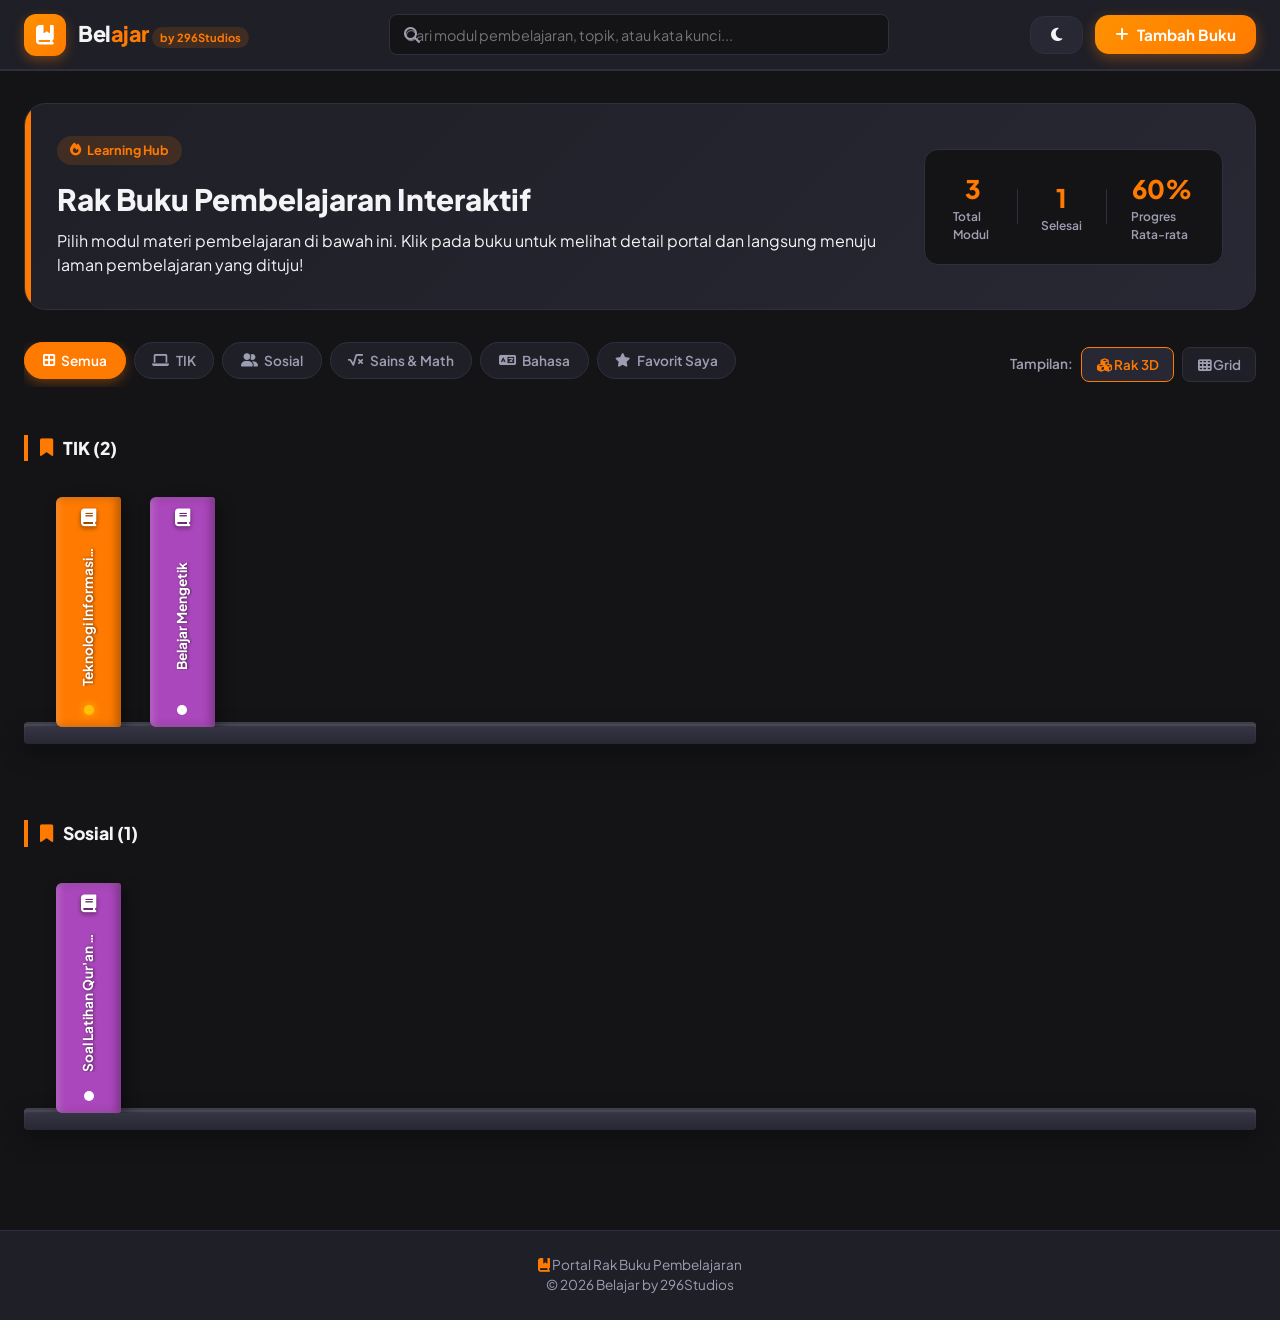
<file: index.html>
<!DOCTYPE html>
<html lang="id">
<head>
    <meta charset="UTF-8">
    <meta name="viewport" content="width=device-width, initial-scale=1.0">
    <title>Portal Pembelajaran</title>
    <!-- Fonts & Icons -->
    <link rel="preconnect" href="https://fonts.googleapis.com">
    <link rel="preconnect" href="https://fonts.gstatic.com" crossorigin>
    <link href="https://fonts.googleapis.com/css2?family=Plus+Jakarta+Sans:wght@400;500;600;700;800&display=swap" rel="stylesheet">
    <link rel="stylesheet" href="https://cdnjs.cloudflare.com/ajax/libs/font-awesome/6.4.0/css/all.min.css">
    <link rel="stylesheet" href="style.css">

    <!-- Meta Tags Utama -->
<meta name="title" content="Belajar - Portal Rak Buku Pembelajaran">
<meta name="description" content="Portal pilihan modul pembelajaran interaktif dengan tampilan rak buku 3D. Akses berbagai materi pembelajaran dengan mudah dan cepat.">
<meta name="keywords" content="portal pembelajaran, rak buku 3d, modul belajar, materi interaktif, edukasi online, belajar daring, rak buku digital, modul pembelajaran, belajar interaktif, portal edukasi">
<meta name="author" content="Belajar by 296Studios">
<meta name="robots" content="index, follow">

<!-- Warna Bar Browser Seluler (Tema Oranye Saweria) -->
<meta name="theme-color" content="#FF7A00">
<meta name="apple-mobile-web-app-status-bar-style" content="black-translucent">

<!-- Open Graph (Facebook, WhatsApp, LinkedIn) -->
<meta property="og:type" content="website">
<meta property="og:url" content="https://belajar.296.web.id/">
<meta property="og:title" content="Belajar - Portal Rak Buku Pembelajaran">
<meta property="og:description" content="Akses berbagai modul pembelajaran interaktif dengan tampilan rak buku 3D yang modern dan responsif.">
<meta property="og:image" content="https://belajar.296.web.id/og-image.webp">

<!-- Twitter Card -->
<meta property="twitter:card" content="summary_large_image">
<meta property="twitter:url" content="https://belajar.296.web.id/">
<meta property="twitter:title" content="Belajar - Portal Rak Buku Pembelajaran">
<meta property="twitter:description" content="Akses berbagai modul pembelajaran interaktif dengan tampilan rak buku 3D yang modern dan responsif.">
<meta property="twitter:image" content="https://belajar.296.web.id/og-image.webp">

<!-- Favicon Langsung Aktif (SVG Data URI Icon Buku Oranye) -->
<link rel="icon" type="image/svg+xml" href="data:image/svg+xml,<svg xmlns='http://www.w3.org/2000/svg' viewBox='0 0 100 100'><rect width='100' height='100' rx='22' fill='%23FF7A00'/><path d='M30 25h40a5 5 0 0 1 5 5v45a5 5 0 0 1-5 5H30a5 5 0 0 1-5-5V30a5 5 0 0 1 5-5z' fill='%23ffffff'/><path d='M35 35h30M35 47h30M35 59h20' stroke='%23FF7A00' stroke-width='4' stroke-linecap='round'/></svg>">

<!-- Standard Favicon (Jika Menggunakan File Gambar Lokal) -->
<link rel="icon" type="image/x-icon" href="icon/favicon.ico">
<link rel="icon" type="image/png" sizes="32x32" href="icon/favicon-32x32.png">
<link rel="icon" type="image/png" sizes="16x16" href="icon/favicon-16x16.png">
<link rel="apple-touch-icon" sizes="180x180" href="icon/apple-touch-icon.png">
<link rel="manifest" href="icon/site.webmanifest">
</head>
<body class="dark-theme">

    <!-- Header / Navbar Tema Saweria -->
    <header class="navbar">
        <div class="nav-container">
            <div class="brand">
                <div class="brand-icon">
                    <i class="fa-solid fa-book-bookmark"></i>
                </div>
                <div class="brand-text">
                    <span class="brand-title">Bel<span class="highlight">ajar</span></span>
                    <span class="brand-badge">by 296Studios</span>
                </div>
            </div>

            <div class="nav-search">
                <i class="fa-solid fa-magnifying-glass search-icon"></i>
                <input type="text" id="searchInput" placeholder="Cari modul pembelajaran, topik, atau kata kunci...">
                <button id="clearSearchBtn" class="btn-icon hidden"><i class="fa-solid fa-xmark"></i></button>
            </div>

            <div class="nav-actions">
                <button id="themeToggleBtn" class="btn btn-secondary" title="Ganti Mode Terang/Gelap">
                    <i class="fa-solid fa-moon" id="themeIcon"></i>
                </button>
                <button id="addBookBtn" class="btn btn-primary">
                    <i class="fa-solid fa-plus"></i>
                    <span>Tambah Buku</span>
                </button>
            </div>
        </div>
    </header>

    <!-- Main Content Area -->
    <main class="main-content">
        <!-- Banner Hero & Stats -->
        <section class="hero-section">
            <div class="hero-card">
                <div class="hero-info">
                    <div class="hero-badge"><i class="fa-solid fa-fire"></i>Learning Hub</div>
                    <h1>Rak Buku Pembelajaran Interaktif</h1>
                    <p>Pilih modul materi pembelajaran di bawah ini. Klik pada buku untuk melihat detail portal dan langsung menuju laman pembelajaran yang dituju!</p>
                </div>
                <div class="hero-stats">
                    <div class="stat-item">
                        <span class="stat-value" id="totalBooksCount">0</span>
                        <span class="stat-label">Total Modul</span>
                    </div>
                    <div class="stat-divider"></div>
                    <div class="stat-item">
                        <span class="stat-value" id="completedCount">0</span>
                        <span class="stat-label">Selesai</span>
                    </div>
                    <div class="stat-divider"></div>
                    <div class="stat-item">
                        <span class="stat-value" id="avgProgress">0%</span>
                        <span class="stat-label">Progres Rata-rata</span>
                    </div>
                </div>
            </div>
        </section>

        <!-- Kategori & Filter Tampilan -->
        <section class="controls-section">
            <div class="categories-wrapper">
                <button class="cat-chip active" data-category="all">
                    <i class="fa-solid fa-border-all"></i> Semua
                </button>
                <button class="cat-chip" data-category="TIK">
                    <i class="fa-solid fa-laptop"></i> TIK
                </button>
                <button class="cat-chip" data-category="Sosial">
                    <i class="fa-solid fa-user-group"></i> Sosial
                </button>
                <button class="cat-chip" data-category="Sains & Math">
                    <i class="fa-solid fa-square-root-variable"></i> Sains & Math
                </button>
                <button class="cat-chip" data-category="Bahasa">
                    <i class="fa-solid fa-language"></i> Bahasa
                </button>
                <button class="cat-chip" data-category="favorit">
                    <i class="fa-solid fa-star"></i> Favorit Saya
                </button>
            </div>

            <div class="view-modes">
                <span class="control-label">Tampilan:</span>
                <button class="view-btn active" id="viewShelfBtn" data-view="shelf" title="Tampilan Rak Buku 3D">
                    <i class="fa-solid fa-cubes"></i> Rak 3D
                </button>
                <button class="view-btn" id="viewGridBtn" data-view="grid" title="Tampilan Grid Kartu">
                    <i class="fa-solid fa-table-cells"></i> Grid
                </button>
            </div>
        </section>

        <!-- Area Rak Buku (Dynamic Render) -->
        <section id="bookshelfContainer" class="bookshelf-view">
            <!-- Rak dan Buku akan di-render oleh script.js -->
        </section>

        <!-- Empty State -->
        <div id="emptyState" class="empty-state hidden">
            <div class="empty-icon"><i class="fa-solid fa-box-open"></i></div>
            <h3>Buku Pembelajaran Tidak Ditemukan</h3>
            <p>Coba gunakan kata kunci pencarian lain atau pilih kategori yang berbeda.</p>
            <button id="resetFilterBtn" class="btn btn-primary mt-3">Reset Filter & Search</button>
        </div>
    </main>

    <!-- Footer -->
    <footer class="footer">
        <div class="footer-container">
            <div class="footer-brand">
                <i class="fa-solid fa-book-bookmark text-primary"></i>
                <span>Portal Rak Buku Pembelajaran</span>
            </div>
            <p>© 2026 Belajar by 296Studios</p>
        </div>
    </footer>

    <!-- Modal Detail Buku & Link Portal Target -->
    <div id="bookModal" class="modal-backdrop hidden">
        <div class="modal-box popup-anim">
            <button class="modal-close" id="closeBookModal"><i class="fa-solid fa-xmark"></i></button>
            <div class="modal-header">
                <span class="modal-tag" id="modalCategory">Kategori</span>
                <h2 id="modalTitle">Judul Buku</h2>
                <div class="modal-meta">
                    <span id="modalLevel"><i class="fa-solid fa-layer-group"></i> Pemula</span>
                    <span id="modalDuration"><i class="fa-solid fa-clock"></i> 2 Jam</span>
                    <span id="modalAuthor"><i class="fa-solid fa-user"></i> Pengajar</span>
                </div>
            </div>
            <div class="modal-body">
                <p id="modalDescription">Deskripsi materi pembelajaran...</p>
                
                <div class="modal-progress-box">
                    <div class="progress-info">
                        <span>Progres Belajar</span>
                        <span id="modalProgressText">0%</span>
                    </div>
                    <div class="progress-bar-bg">
                        <div class="progress-bar-fill" id="modalProgressBar" style="width: 0%;"></div>
                    </div>
                </div>

                <div class="modal-topics">
                    <h4><i class="fa-solid fa-list-check"></i> Topik Yang Dipelajari:</h4>
                    <ul id="modalTopicsList"></ul>
                </div>
            </div>
            <div class="modal-footer">
                <button id="toggleFavBtn" class="btn btn-secondary">
                    <i class="fa-regular fa-star" id="modalFavIcon"></i> Favorit
                </button>
                <a id="modalOpenLink" href="#" target="_self" class="btn btn-primary btn-launch">
                    <span>Masuk ke Laman Materi</span>
                    <i class="fa-solid fa-arrow-right-to-bracket"></i>
                </a>
            </div>
        </div>
    </div>

    <!-- Modal Tambah Buku Baru -->
    <div id="addBookModal" class="modal-backdrop hidden">
        <div class="modal-box popup-anim">
            <button class="modal-close" id="closeAddModal"><i class="fa-solid fa-xmark"></i></button>
            <div class="modal-header">
                <h2><i class="fa-solid fa-plus-circle text-primary"></i> Tambah Buku Pembelajaran Baru</h2>
                <p>Tambahkan tautan/portal modul baru ke dalam rak buku Anda.</p>
            </div>
            <form id="addBookForm">
                <div class="form-group">
                    <label for="bookTitle">Judul Buku / Modul *</label>
                    <input type="text" id="bookTitle" placeholder="Contoh: Belajar JavaScript DOM" required>
                </div>

                <div class="form-row">
                    <div class="form-group">
                        <label for="bookCategory">Kategori *</label>
                        <select id="bookCategory" required>
                            <option value="TIK">TIK</option>
                            <option value="Social">Social</option>
                            <option value="Sains & Math">Sains & Math</option>
                            <option value="Bahasa">Bahasa</option>
                        </select>
                    </div>

                    <div class="form-group">
                        <label for="bookColor">Warna Sampul Buku</label>
                        <div class="color-picker-grid">
                            <input type="radio" name="spineColor" value="#FF7A00" id="c1" checked><label for="c1" style="background:#FF7A00;"></label>
                            <input type="radio" name="spineColor" value="#00C853" id="c2"><label for="c2" style="background:#00C853;"></label>
                            <input type="radio" name="spineColor" value="#29B6F6" id="c3"><label for="c3" style="background:#29B6F6;"></label>
                            <input type="radio" name="spineColor" value="#AB47BC" id="c4"><label for="c4" style="background:#AB47BC;"></label>
                            <input type="radio" name="spineColor" value="#FF1744" id="c5"><label for="c5" style="background:#FF1744;"></label>
                        </div>
                    </div>
                </div>

                <div class="form-group">
                    <label for="bookUrl">URL Target / Link Portal *</label>
                    <input type="text" id="bookUrl" placeholder="modul-web.html atau https://..." required>
                </div>

                <div class="form-group">
                    <label for="bookDesc">Deskripsi Singkat</label>
                    <textarea id="bookDesc" rows="3" placeholder="Jelaskan ringkasan materi yang dipelajari..."></textarea>
                </div>

                <div class="form-row">
                    <div class="form-group">
                        <label for="bookLevel">Tingkat Kesulitan</label>
                        <select id="bookLevel">
                            <option value="Pemula">Pemula</option>
                            <option value="Menengah">Menengah</option>
                            <option value="Lanjutan">Lanjutan</option>
                        </select>
                    </div>

                    <div class="form-group">
                        <label for="bookDuration">Estimasi Waktu</label>
                        <input type="text" id="bookDuration" placeholder="Contoh: 1.5 Jam">
                    </div>
                </div>

                <div class="modal-footer pt-3">
                    <button type="button" class="btn btn-secondary" id="cancelAddBtn">Batal</button>
                    <button type="submit" class="btn btn-primary"><i class="fa-solid fa-floppy-disk"></i> Simpan ke Rak</button>
                </div>
            </form>
        </div>
    </div>

    <!-- Toast Notification -->
    <div id="toast" class="toast hidden">
        <i class="fa-solid fa-circle-check" id="toastIcon"></i>
        <span id="toastMsg">Notifikasi</span>
    </div>

    <script src="script.js"></script>
</body>
</html>
</file>
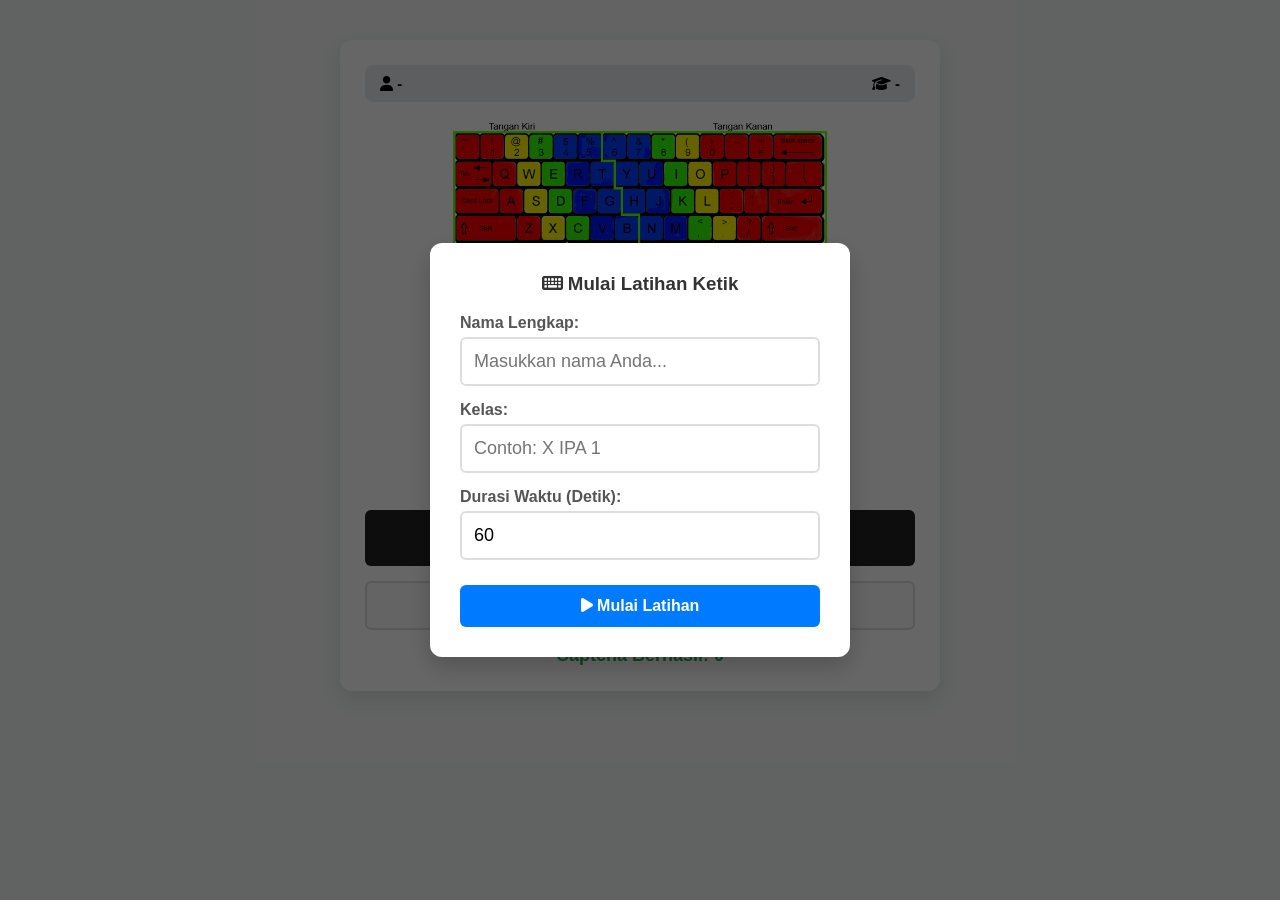
<file: belajar-mengetik/index.html>
<!DOCTYPE html>
<html lang="id">
<head>
    <meta charset="UTF-8">
    <meta name="viewport" content="width=device-width, initial-scale=1.0">
    <title>Latihan Ketik Cepat</title>
    <link rel="stylesheet" href="https://cdnjs.cloudflare.com/ajax/libs/font-awesome/6.4.2/css/all.min.css">
    <style>
        * {
            box-sizing: border-box;
        }
        body {
            font-family: 'Segoe UI', Tahoma, Geneva, Verdana, sans-serif;
            text-align: center;
            background: #f4f7f6;
            margin: 0;
            padding: 20px;
        }
        .container {
            max-width: 600px;
            margin: 20px auto;
            padding: 25px;
            background: white;
            box-shadow: 0px 8px 20px rgba(0, 0, 0, 0.1);
            border-radius: 12px;
        }
        .user-info-bar {
            background: #e9ecef;
            padding: 10px 15px;
            border-radius: 8px;
            margin-bottom: 15px;
            font-size: 15px;
            display: flex;
            justify-content: space-between;
            align-items: center;
        }
        .image-container img {
            width: 100%;
            max-width: 380px;
            border-radius: 8px;
        }
        .captcha-box {
            font-size: 28px;
            font-weight: bold;
            letter-spacing: 3px;
            padding: 12px;
            background: #222;
            color: #00ffcc;
            border-radius: 6px;
            margin: 15px 0;
            user-select: none;
        }
        input[type="text"], input[type="number"] {
            width: 100%;
            padding: 12px;
            font-size: 18px;
            text-align: center;
            border: 2px solid #ddd;
            border-radius: 6px;
            outline: none;
            transition: border-color 0.3s;
        }
        input[type="text"]:focus, input[type="number"]:focus {
            border-color: #007bff;
            box-shadow: 0px 0px 6px rgba(0, 123, 255, 0.4);
        }
        .timer {
            font-size: 22px;
            font-weight: bold;
            color: #dc3545;
            margin: 10px 0;
        }
        .score {
            font-size: 18px;
            font-weight: bold;
            color: #28a745;
            margin-top: 15px;
        }

        /* Styling Modal Pop-Up */
        .modal-overlay {
            position: fixed;
            top: 0;
            left: 0;
            width: 100%;
            height: 100%;
            background: rgba(0, 0, 0, 0.6);
            display: flex;
            justify-content: center;
            align-items: center;
            z-index: 1000;
        }
        .modal-content {
            background: white;
            padding: 30px;
            border-radius: 12px;
            width: 90%;
            max-width: 420px;
            box-shadow: 0 10px 25px rgba(0,0,0,0.2);
            text-align: left;
        }
        .modal-content h3 {
            margin-top: 0;
            color: #333;
            text-align: center;
        }
        .form-group {
            margin-bottom: 15px;
        }
        .form-group label {
            display: block;
            margin-bottom: 5px;
            font-weight: 600;
            color: #555;
        }
        .form-group input {
            text-align: left;
        }
        .btn {
            width: 100%;
            padding: 12px;
            border: none;
            border-radius: 6px;
            font-size: 16px;
            font-weight: bold;
            cursor: pointer;
            margin-top: 10px;
            transition: background 0.2s;
        }
        .btn-primary {
            background: #007bff;
            color: white;
        }
        .btn-primary:hover {
            background: #0056b3;
        }
        .btn-success {
            background: #28a745;
            color: white;
        }
        .btn-success:hover {
            background: #218838;
        }
        .btn-secondary {
            background: #6c757d;
            color: white;
        }
        .btn-secondary:hover {
            background: #5a6268;
        }
        .hidden {
            display: none !important;
        }
        .result-detail {
            background: #f8f9fa;
            padding: 15px;
            border-radius: 8px;
            margin: 15px 0;
            font-size: 15px;
        }
        .result-detail p {
            margin: 6px 0;
        }
    </style>
    <link rel="icon" type="image/x-icon" href="../icon/favicon.ico">
<link rel="icon" type="image/png" sizes="32x32" href="../icon/favicon-32x32.png">
<link rel="icon" type="image/png" sizes="16x16" href="../icon/favicon-16x16.png">
<link rel="apple-touch-icon" sizes="180x180" href="../icon/apple-touch-icon.png">
<link rel="manifest" href="../icon/site.webmanifest">
</head>
<body>

    <!-- Main App Container -->
    <div class="container">
        <div class="user-info-bar">
            <span><i class="fa fa-user"></i> <strong id="display-nama">-</strong></span>
            <span><i class="fa fa-graduation-cap"></i> <strong id="display-kelas">-</strong></span>
        </div>

        <div class="image-container">
            <img src="mengetik.gif" alt="Panduan Jari untuk Mengetik">
        </div>

        <div class="timer">Waktu: <span id="time">60</span> detik</div>
        <div class="captcha-box" id="captcha">Loading...</div>
        <input type="text" id="user-input" placeholder="Ketik captcha di atas lalu tekan enter/otomatis..." disabled>
        <div class="score">Captcha Berhasil: <span id="score">0</span></div>
    </div>

    <!-- Modal 1: Input Data Diri & Pengaturan Waktu -->
    <div id="start-modal" class="modal-overlay">
        <div class="modal-content">
            <h3><i class="fa fa-keyboard"></i> Mulai Latihan Ketik</h3>
            <form id="start-form">
                <div class="form-group">
                    <label for="input-nama">Nama Lengkap:</label>
                    <input type="text" id="input-nama" placeholder="Masukkan nama Anda..." required>
                </div>
                <div class="form-group">
                    <label for="input-kelas">Kelas:</label>
                    <input type="text" id="input-kelas" placeholder="Contoh: X IPA 1" required>
                </div>
                <div class="form-group">
                    <label for="input-timer">Durasi Waktu (Detik):</label>
                    <input type="number" id="input-timer" value="60" min="5" max="600" required>
                </div>
                <button type="submit" class="btn btn-primary"><i class="fa fa-play"></i> Mulai Latihan</button>
            </form>
        </div>
    </div>

    <!-- Modal 2: Hasil Latihan & Submit -->
    <div id="result-modal" class="modal-overlay hidden">
        <div class="modal-content">
            <h3><i class="fa fa-trophy"></i> Waktu Habis!</h3>
            <div class="result-detail">
                <p><strong>Nama:</strong> <span id="res-nama"></span></p>
                <p><strong>Kelas:</strong> <span id="res-kelas"></span></p>
                <p><strong>Jumlah Captcha Selesai:</strong> <span id="res-score" style="color:#28a745; font-weight:bold;">0</span></p>
                <p><strong>Durasi:</strong> <span id="res-duration"></span> detik</p>
            </div>
            <button id="btn-submit-data" class="btn btn-success"><i class="fa fa-paper-plane"></i> Kirim Hasil</button>
            <button id="btn-restart" class="btn btn-secondary"><i class="fa fa-rotate-right"></i> Ulangi Latihan</button>
        </div>
    </div>

    <!-- Modal 3: Notifikasi Keberhasilan -->
    <div id="success-modal" class="modal-overlay hidden">
        <div class="modal-content" style="text-align: center;">
            <i class="fa fa-circle-check" style="font-size: 50px; color: #28a745; margin-bottom: 15px;"></i>
            <h3>Berhasil!</h3>
            <p>Data latihan Anda berhasil dikirim.</p>
            <button id="btn-close-success" class="btn btn-primary">OK / Latihan Lagi</button>
        </div>
    </div>

    <script>
        // URL Google Apps Script Web App Anda
        // Ganti URL di bawah ini setelah melakukan Deploy Google Apps Script
        const SCRIPT_URL = "https://script.google.com/macros/s/AKfycbyDgarYSJ3usDa4yKgty7m9x_SrgHa8sGfT3z1XOTnQ2ZiWktYiUyjgpWRd1IFADCZN2g/exec";

        let timerDuration = 60;
        let timerLeft = 60;
        let timerInterval = null;
        let score = 0;
        let captchaText = "";
        let namaUser = "";
        let kelasUser = "";
        const characters = "ABCDEFGHIJKLMNOPQRSTUVWXYZabcdefghijklmnopqrstuvwxyz0123456789";

        // Element Referensi
        const startModal = document.getElementById("start-modal");
        const resultModal = document.getElementById("result-modal");
        const successModal = document.getElementById("success-modal");
        const startForm = document.getElementById("start-form");
        const userInput = document.getElementById("user-input");
        const captchaEl = document.getElementById("captcha");
        const scoreEl = document.getElementById("score");
        const timeEl = document.getElementById("time");

        // Modal Start Submit Handler
        startForm.addEventListener("submit", function(e) {
            e.preventDefault();
            namaUser = document.getElementById("input-nama").value.trim();
            kelasUser = document.getElementById("input-kelas").value.trim();
            timerDuration = parseInt(document.getElementById("input-timer").value) || 60;
            
            document.getElementById("display-nama").innerText = namaUser;
            document.getElementById("display-kelas").innerText = kelasUser;
            
            startModal.classList.add("hidden");
            initGame();
        });

        function generateCaptcha() {
            let text = "";
            for (let i = 0; i < 6; i++) {
                text += characters.charAt(Math.floor(Math.random() * characters.length));
            }
            captchaEl.innerText = text;
            captchaText = text;
        }

        userInput.addEventListener("input", function() {
            if (this.value === captchaText) {
                score++;
                scoreEl.innerText = score;
                this.value = "";
                generateCaptcha();
            }
        });

        function initGame() {
            score = 0;
            scoreEl.innerText = score;
            timerLeft = timerDuration;
            timeEl.innerText = timerLeft;
            userInput.disabled = false;
            userInput.value = "";
            userInput.focus();
            generateCaptcha();
            startTimer();
        }

        function startTimer() {
            clearInterval(timerInterval);
            timerInterval = setInterval(() => {
                if (timerLeft > 0) {
                    timerLeft--;
                    timeEl.innerText = timerLeft;
                } else {
                    clearInterval(timerInterval);
                    userInput.disabled = true;
                    showResultModal();
                }
            }, 1000);
        }

        function showResultModal() {
            document.getElementById("res-nama").innerText = namaUser;
            document.getElementById("res-kelas").innerText = kelasUser;
            document.getElementById("res-score").innerText = score;
            document.getElementById("res-duration").innerText = timerDuration;
            
            const btnSubmit = document.getElementById("btn-submit-data");
            btnSubmit.disabled = false;
            btnSubmit.innerHTML = '<i class="fa fa-paper-plane"></i> Kirim Hasil';
            
            resultModal.classList.remove("hidden");
        }

        // Action Buttons
        document.getElementById("btn-restart").addEventListener("click", function() {
            resultModal.classList.add("hidden");
            initGame();
        });

        document.getElementById("btn-submit-data").addEventListener("click", function() {
            const btnSubmit = this;
            btnSubmit.disabled = true;
            btnSubmit.innerHTML = '<i class="fa fa-spinner fa-spin"></i> Mengirim...';

            const payload = {
                nama: namaUser,
                kelas: kelasUser,
                skor: score,
                durasi: timerDuration,
                waktu: new Date().toLocaleString("id-ID")
            };

            // Mengirim data ke Google Apps Script (Spreadsheet)
            fetch(SCRIPT_URL, {
                method: "POST",
                mode: "no-cors",
                headers: {
                    "Content-Type": "application/json"
                },
                body: JSON.stringify(payload)
            })
            .then(() => {
                resultModal.classList.add("hidden");
                successModal.classList.remove("hidden");
            })
            .catch(error => {
                alert("Gagal mengirim data: " + error);
                btnSubmit.disabled = false;
                btnSubmit.innerHTML = '<i class="fa fa-paper-plane"></i> Kirm Hasil';
            });
        });

        document.getElementById("btn-close-success").addEventListener("click", function() {
            successModal.classList.add("hidden");
            startModal.classList.remove("hidden");
        });
    </script>
</body>
</html>
</file>
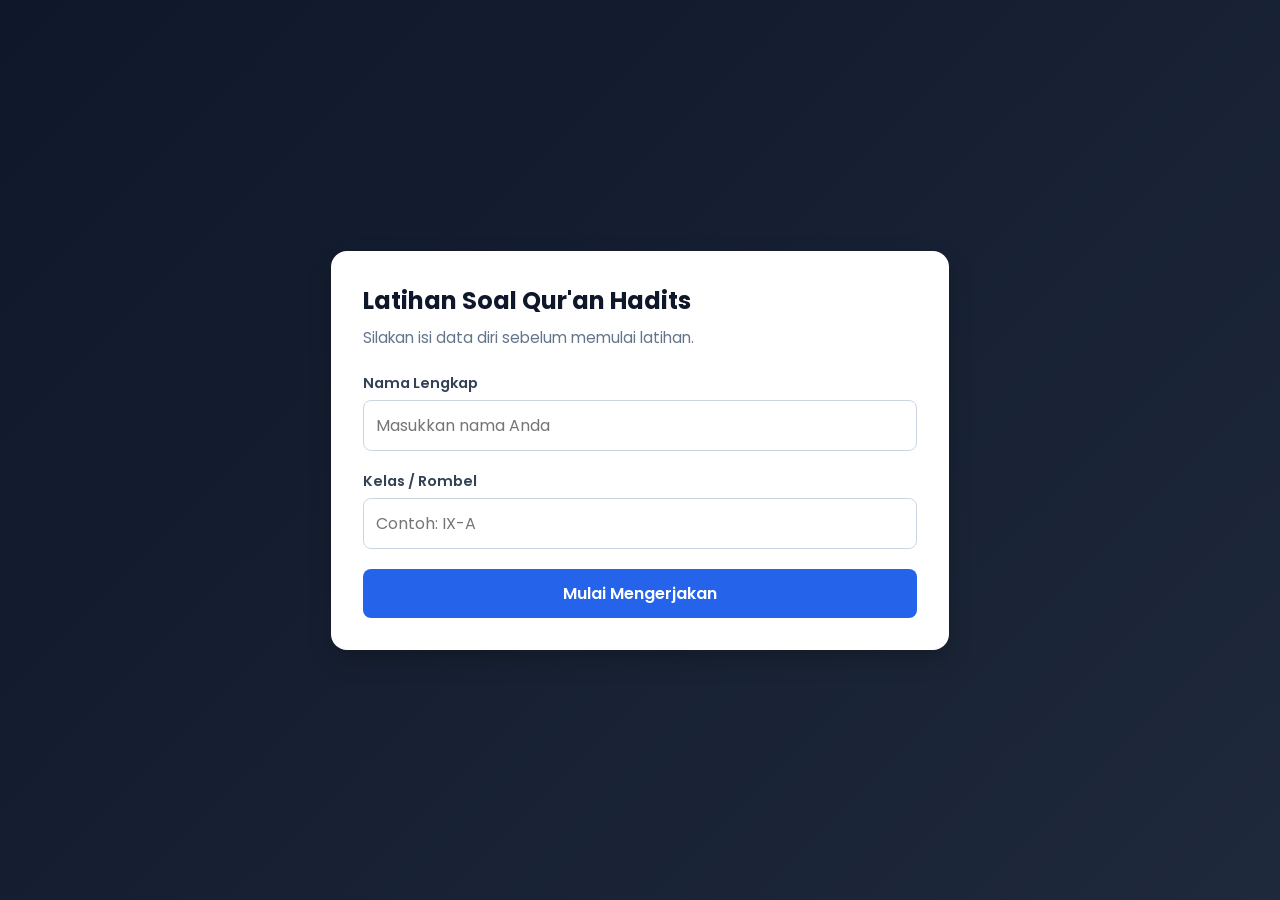
<file: soal-latihan-quran-hadits/index.html>
<!DOCTYPE html>
<html lang="id">
<head>
    <meta charset="UTF-8">
    <meta name="viewport" content="width=device-width, initial-scale=1.0">
    <title>Latihan Soal Qur'an Hadits</title>
    <link rel="stylesheet" href="css/style.css">
    <link href="https://fonts.googleapis.com/css2?family=Poppins:wght@400;500;600;700&display=swap" rel="stylesheet">
        <!-- Meta Tags Utama -->
<meta name="title" content="Belajar - Portal Rak Buku Pembelajaran">
<meta name="description" content="Portal pilihan modul pembelajaran interaktif dengan tampilan rak buku 3D. Akses berbagai materi pembelajaran dengan mudah dan cepat.">
<meta name="keywords" content="portal pembelajaran, rak buku 3d, modul belajar, materi interaktif, edukasi online, belajar daring, rak buku digital, modul pembelajaran, belajar interaktif, portal edukasi">
<meta name="author" content="Belajar by 296Studios">
<meta name="robots" content="index, follow">

<!-- Warna Bar Browser Seluler (Tema Oranye Saweria) -->
<meta name="theme-color" content="#FF7A00">
<meta name="apple-mobile-web-app-status-bar-style" content="black-translucent">

<!-- Open Graph (Facebook, WhatsApp, LinkedIn) -->
<meta property="og:type" content="website">
<meta property="og:url" content="https://belajar.296.web.id/">
<meta property="og:title" content="Belajar - Portal Rak Buku Pembelajaran">
<meta property="og:description" content="Akses berbagai modul pembelajaran interaktif dengan tampilan rak buku 3D yang modern dan responsif.">
<meta property="og:image" content="https://belajar.296.web.id/og-image.webp">

<!-- Twitter Card -->
<meta property="twitter:card" content="summary_large_image">
<meta property="twitter:url" content="https://belajar.296.web.id/">
<meta property="twitter:title" content="Belajar - Portal Rak Buku Pembelajaran">
<meta property="twitter:description" content="Akses berbagai modul pembelajaran interaktif dengan tampilan rak buku 3D yang modern dan responsif.">
<meta property="twitter:image" content="https://belajar.296.web.id/og-image.webp">

<!-- Favicon Langsung Aktif (SVG Data URI Icon Buku Oranye) -->
<link rel="icon" type="image/svg+xml" href="data:image/svg+xml,<svg xmlns='http://www.w3.org/2000/svg' viewBox='0 0 100 100'><rect width='100' height='100' rx='22' fill='%23FF7A00'/><path d='M30 25h40a5 5 0 0 1 5 5v45a5 5 0 0 1-5 5H30a5 5 0 0 1-5-5V30a5 5 0 0 1 5-5z' fill='%23ffffff'/><path d='M35 35h30M35 47h30M35 59h20' stroke='%23FF7A00' stroke-width='4' stroke-linecap='round'/></svg>">

<!-- Standard Favicon (Jika Menggunakan File Gambar Lokal) -->
<link rel="icon" type="image/x-icon" href="../icon/favicon.ico">
<link rel="icon" type="image/png" sizes="32x32" href="../icon/favicon-32x32.png">
<link rel="icon" type="image/png" sizes="16x16" href="../icon/favicon-16x16.png">
<link rel="apple-touch-icon" sizes="180x180" href="../icon/apple-touch-icon.png">
<link rel="manifest" href="../icon/site.webmanifest">
</head>
<body>
    <div class="app-container">
        <!-- Modern Card Container -->
        <div class="quiz-card">
            <!-- Form Identitas -->
            <div id="start-screen" class="screen active">
                <div class="header">
                    <h2>Latihan Soal Qur'an Hadits</h2>
                    <p>Silakan isi data diri sebelum memulai latihan.</p>
                </div>
                <form id="identity-form">
                    <div class="input-group">
                        <label for="student-name">Nama Lengkap</label>
                        <input type="text" id="student-name" placeholder="Masukkan nama Anda" required>
                    </div>
                    <div class="input-group">
                        <label for="student-class">Kelas / Rombel</label>
                        <input type="text" id="student-class" placeholder="Contoh: IX-A" required>
                    </div>
                    <button type="submit" class="btn primary-btn">Mulai Mengerjakan</button>
                </form>
            </div>

            <!-- Screen Soal -->
            <div id="quiz-screen" class="screen">
                <div class="quiz-header">
                    <div class="progress-bar-container">
                        <div id="progress-bar" class="progress-bar"></div>
                    </div>
                    <div class="meta-info">
                        <span id="question-number">Soal 1 dari 38</span>
                        <span id="timer">⏱️ 00:00</span>
                    </div>
                </div>

                <div class="question-container">
                    <h3 id="question-text">Teks soal akan muncul di sini...</h3>
                    <div id="options-container" class="options-grid"></div>
                </div>

                <div class="quiz-footer">
                    <button id="prev-btn" class="btn secondary-btn" disabled>Kembali</button>
                    <button id="next-btn" class="btn primary-btn">Berikutnya</button>
                    <button id="submit-btn" class="btn success-btn hidden">Selesai & Kirim</button>
                </div>
            </div>

            <!-- Screen Hasil -->
            <div id="result-screen" class="screen">
                <div class="result-box">
                    <div class="icon">🎉</div>
                    <h2>Latihan Selesai!</h2>
                    <p id="result-message">Jawaban Anda sedang dikirim ke sistem...</p>
                    <div class="score-display">
                        <span>Nilai Anda</span>
                        <h1 id="score-text">0</h1>
                    </div>
                    <div class="detail-stats">
                        <div class="stat"><span>Benar</span><strong id="correct-count">0</strong></div>
                        <div class="stat"><span>Salah</span><strong id="wrong-count">0</strong></div>
                    </div>
                    <button onclick="location.reload()" class="btn primary-btn" style="margin-top: 20px;">Coba Lagi</button>
                </div>
            </div>
        </div>
    </div>
    <script src="js/questions.js"></script>
    <script src="js/app.js"></script>
</body>
</html>
</file>
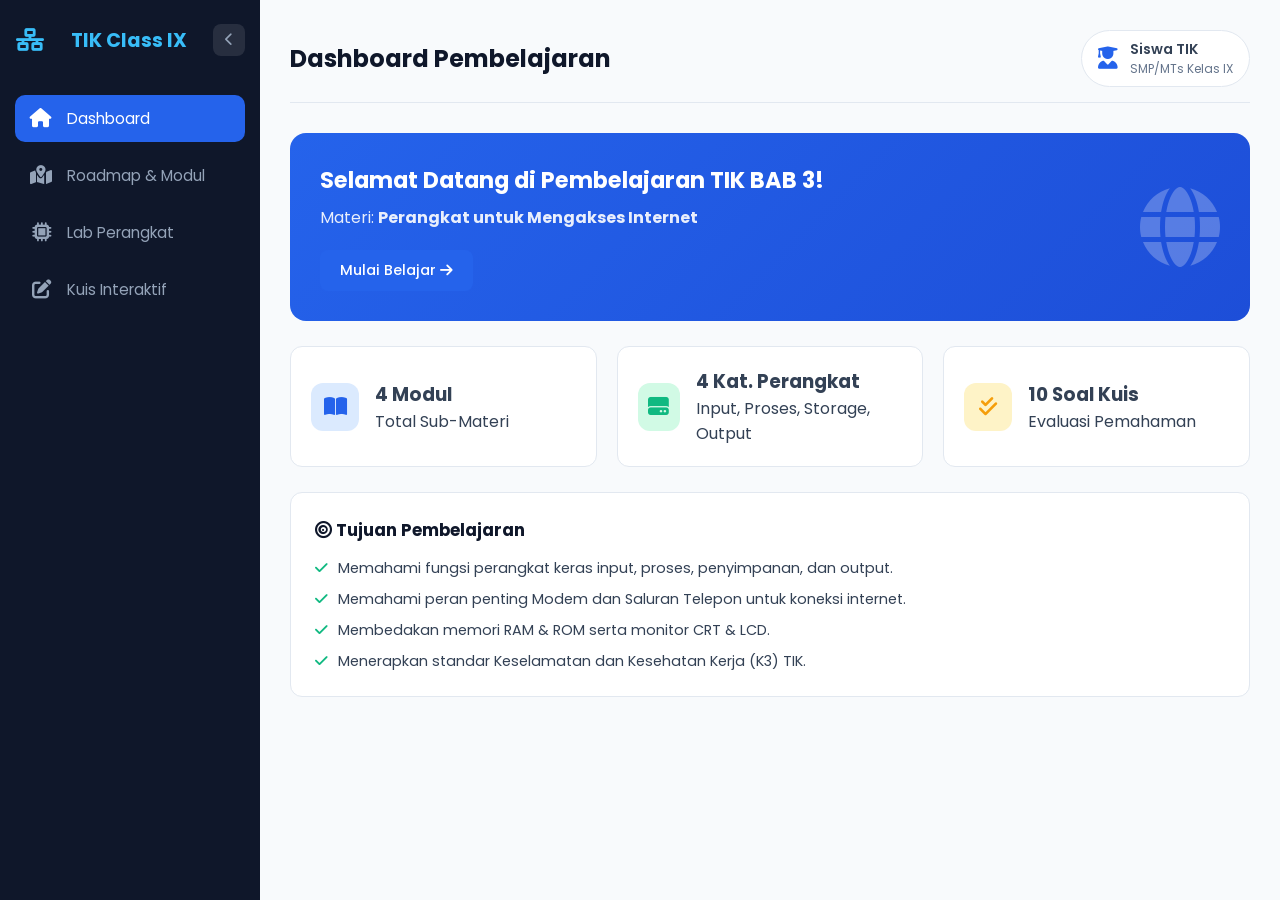
<file: tik/index.html>
<!DOCTYPE html>
<html lang="id">
<head>
    <meta charset="UTF-8">
    <meta name="viewport" content="width=device-width, initial-scale=1.0">
    <title>E-Learning TIK: Perangkat Akses Internet (Kelas IX)</title>
    <link rel="stylesheet" href="style.css">
    <!-- Font Awesome Icons -->
    <link rel="stylesheet" href="https://cdnjs.cloudflare.com/ajax/libs/font-awesome/6.4.0/css/all.min.css">
    <!-- Google Fonts -->
    <link href="https://fonts.googleapis.com/css2?family=Poppins:wght@300;400;500;600;700&display=swap" rel="stylesheet">
    <link rel="icon" type="image/x-icon" href="../icon/favicon.ico">
<link rel="icon" type="image/png" sizes="32x32" href="../icon/favicon-32x32.png">
<link rel="icon" type="image/png" sizes="16x16" href="../icon/favicon-16x16.png">
<link rel="apple-touch-icon" sizes="180x180" href="../icon/apple-touch-icon.png">
<link rel="manifest" href="../icon/site.webmanifest">
</head>
<body>
    <!-- Modal Input Data Siswa (Dilengkapi Tombol Tutup X & Status Validasi Koneksi) -->
    <div id="student-modal" class="student-modal-overlay" style="display: none;">
        <div class="student-modal-card">
            <button class="modal-close-x" onclick="closeStudentModal()" title="Batal / Tutup Modal">&times;</button>
            <div class="student-modal-header">
                <i class="fa-solid fa-id-card"></i>
                <h2>Data Diri Siswa</h2>
                <p>Masukkan Nama dan Kelas sebelum memulai Kuis Interaktif</p>
            </div>
            <form id="student-form" onsubmit="saveStudentData(event)">
                <div class="form-group">
                    <label for="student-name"><i class="fa-solid fa-user"></i> Nama Lengkap</label>
                    <input type="text" id="student-name" placeholder="Contoh: Budi Santoso" required>
                </div>
                <div class="form-group">
                    <label for="student-class"><i class="fa-solid fa-school"></i> Kelas</label>
                    <input type="text" id="student-class" placeholder="Contoh: IX A" required>
                </div>

                <!-- Notifikasi Status Koneksi Spreadsheet -->
                <div id="connection-status-msg" class="status-alert" style="display: none;"></div>

                <button type="submit" id="submit-student-btn" class="btn btn-primary btn-block">
                    <i class="fa-solid fa-pen-to-square"></i> Verifikasi & Mulai Kuis
                </button>
            </form>
        </div>
    </div>

    <!-- Sidebar Navigation -->
    <aside class="sidebar" id="sidebar">
        <div class="brand">
            <i class="fa-solid fa-network-wired brand-icon"></i>
            <span class="brand-text">TIK Class IX</span>
            <button class="toggle-btn" id="toggle-btn" onclick="toggleSidebar()" title="Minimize / Expand Sidebar">
                <i class="fa-solid fa-chevron-left" id="toggle-icon"></i>
            </button>
        </div>
        <nav class="nav-menu">
            <a href="#" class="nav-link active" data-target="dashboard" title="Dashboard">
                <i class="fa-solid fa-house"></i> <span class="link-text">Dashboard</span>
            </a>
            <a href="#" class="nav-link" data-target="roadmap" title="Roadmap & Modul">
                <i class="fa-solid fa-map-location-dot"></i> <span class="link-text">Roadmap & Modul</span>
            </a>
            <a href="#" class="nav-link" data-target="hardware" title="Lab Perangkat">
                <i class="fa-solid fa-microchip"></i> <span class="link-text">Lab Perangkat</span>
            </a>
            <a href="#" class="nav-link" data-target="quiz" title="Kuis Interaktif">
                <i class="fa-solid fa-pen-to-square"></i> <span class="link-text">Kuis Interaktif</span>
            </a>
        </nav>
    </aside>

    <!-- Main Content Area -->
    <main class="main-content" id="main-content">
        <!-- Topbar -->
        <header class="topbar">
            <h1 id="page-title">Dashboard Pembelajaran</h1>
            <div class="user-profile">
                <i class="fa-solid fa-user-graduate avatar"></i>
                <div class="user-info">
                    <span class="user-name" id="display-user-name">Siswa TIK</span>
                    <span class="user-role" id="display-user-class">SMP/MTs Kelas IX</span>
                </div>
            </div>
        </header>

        <!-- View 1: Dashboard -->
        <section id="dashboard" class="view-section active">
            <div class="welcome-card">
                <div class="welcome-text">
                    <h2>Selamat Datang di Pembelajaran TIK BAB 3!</h2>
                    <p>Materi: <strong>Perangkat untuk Mengakses Internet</strong></p>
                    <button class="btn btn-primary" onclick="navigateTo('roadmap')">Mulai Belajar <i class="fa-solid fa-arrow-right"></i></button>
                </div>
                <div class="welcome-icon">
                    <i class="fa-solid fa-globe"></i>
                </div>
            </div>

            <div class="stats-grid">
                <div class="stat-card">
                    <div class="stat-icon icon-blue"><i class="fa-solid fa-book-open"></i></div>
                    <div class="stat-details">
                        <h3>4 Modul</h3>
                        <p>Total Sub-Materi</p>
                    </div>
                </div>
                <div class="stat-card">
                    <div class="stat-icon icon-green"><i class="fa-solid fa-hard-drive"></i></div>
                    <div class="stat-details">
                        <h3>4 Kat. Perangkat</h3>
                        <p>Input, Proses, Storage, Output</p>
                    </div>
                </div>
                <div class="stat-card">
                    <div class="stat-icon icon-orange"><i class="fa-solid fa-check-double"></i></div>
                    <div class="stat-details">
                        <h3>10 Soal Kuis</h3>
                        <p>Evaluasi Pemahaman</p>
                    </div>
                </div>
            </div>

            <div class="overview-box">
                <h3><i class="fa-solid fa-bullseye"></i> Tujuan Pembelajaran</h3>
                <ul>
                    <li><i class="fa-solid fa-check text-success"></i> Memahami fungsi perangkat keras input, proses, penyimpanan, dan output.</li>
                    <li><i class="fa-solid fa-check text-success"></i> Memahami peran penting Modem dan Saluran Telepon untuk koneksi internet.</li>
                    <li><i class="fa-solid fa-check text-success"></i> Membedakan memori RAM & ROM serta monitor CRT & LCD.</li>
                    <li><i class="fa-solid fa-check text-success"></i> Menerapkan standar Keselamatan dan Kesehatan Kerja (K3) TIK.</li>
                </ul>
            </div>
        </section>

        <!-- View 2: Roadmap & Modul -->
        <section id="roadmap" class="view-section">
            <h2>Roadmap Pembelajaran BAB 3</h2>
            <p class="subtitle">Ikuti alur belajar bertahap di bawah ini untuk menguasai materi secara utuh.</p>
            
            <div class="roadmap-container">
                <!-- Step 1 -->
                <div class="roadmap-step" onclick="showModule(1)">
                    <div class="step-badge">Pekan 1</div>
                    <div class="step-content">
                        <h3>1. Perangkat Input & Akses Internet</h3>
                        <p>Keyboard, Mouse (Klik/Pointer), dan Modem (Modulasi Demodulasi / Internal-Eksternal).</p>
                        <span class="badge-tag">Konseptual & Praktis</span>
                    </div>
                </div>

                <!-- Step 2 -->
                <div class="roadmap-step" onclick="showModule(2)">
                    <div class="step-badge">Pekan 2</div>
                    <div class="step-content">
                        <h3>2. Perangkat Proses (CPU) & Memori</h3>
                        <p>CPU (Control Unit & ALU), ROM (Permanen), RAM (Sementara/Volatile).</p>
                        <span class="badge-tag">Analisis Komponen</span>
                    </div>
                </div>

                <!-- Step 3 -->
                <div class="roadmap-step" onclick="showModule(3)">
                    <div class="step-badge">Pekan 3</div>
                    <div class="step-content">
                        <h3>3. Perangkat Penyimpanan (Storage)</h3>
                        <p>Harddisk (Sistem Operasi), Compact Disk (CD/CD-RW), Flash Disk (USB Port).</p>
                        <span class="badge-tag">Penyimpanan Data</span>
                    </div>
                </div>

                <!-- Step 4 -->
                <div class="roadmap-step" onclick="showModule(4)">
                    <div class="step-badge">Pekan 4</div>
                    <div class="step-content">
                        <h3>4. Perangkat Keluaran (Output) & K3</h3>
                        <p>Monitor (CRT vs LCD), Printer (Dot Matrix, InkJet, LaserJet), Speaker, serta Aturan K3.</p>
                        <span class="badge-tag">Output & Keselamatan</span>
                    </div>
                </div>
            </div>

            <!-- Modal / Detail Modul -->
            <div id="module-modal" class="modal">
                <div class="modal-content">
                    <span class="close-btn" onclick="closeModule()">&times;</span>
                    <h3 id="module-title">Judul Modul</h3>
                    <hr>
                    <div id="module-body">
                        <!-- Content via JS -->
                    </div>
                </div>
            </div>
        </section>

        <!-- View 3: Lab Perangkat Interaktif -->
        <section id="hardware" class="view-section">
            <h2>Lab Perangkat Keras Komputer & Internet</h2>
            <p class="subtitle">Klik pada salah satu kategori perangkat untuk melihat penjelasan ringkas, fungsi, dan contoh gambarnya.</p>

            <div class="filter-buttons">
                <button class="filter-btn active" onclick="filterHardware('all', event)">Semua Perangkat</button>
                <button class="filter-btn" onclick="filterHardware('input', event)">Input & Internet</button>
                <button class="filter-btn" onclick="filterHardware('process', event)">Proses & Memori</button>
                <button class="filter-btn" onclick="filterHardware('storage', event)">Penyimpanan</button>
                <button class="filter-btn" onclick="filterHardware('output', event)">Keluaran</button>
            </div>

            <div class="hardware-grid" id="hardware-grid">
                <!-- Hardware items rendered by JS -->
            </div>
        </section>

        <!-- View 4: Kuis Interaktif -->
        <section id="quiz" class="view-section">
            <h2>Kuis Evaluasi Pemahaman BAB 3</h2>
            <p class="subtitle">Uji pemahamanmu berdasarkan materi dalam bahan ajar PDF! (10 Soal)</p>

            <div class="quiz-container">
                <div id="quiz-start-screen" class="quiz-start-box">
                    <i class="fa-solid fa-clipboard-question"></i>
                    <h3>Siap Menguji Pemahamanmu?</h3>
                    <p>Kuis terdiri dari 10 soal pilihan ganda. Sistem akan memverifikasi koneksi Google Spreadsheet saat kamu memasukkan data diri.</p>
                    <button class="btn btn-primary" onclick="openStudentModal()">
                        <i class="fa-solid fa-user-pen"></i> Isi Data & Mulai Kuis
                    </button>
                </div>

                <div id="quiz-body" style="display: none;">
                    <div class="quiz-progress-bar">
                        <div class="progress-fill" id="progress-fill"></div>
                    </div>
                    <div class="quiz-header-info">
                        <span id="quiz-counter">Soal 1 dari 10</span>
                    </div>
                    <div class="quiz-question" id="quiz-question">Pertanyaan kuis akan muncul di sini...</div>
                    <div class="quiz-options" id="quiz-options">
                        <!-- Options generated by JS -->
                    </div>
                    <button class="btn btn-primary" id="next-quiz-btn" style="display:none;" onclick="nextQuestion()">
                        Soal Berikutnya <i class="fa-solid fa-arrow-right"></i>
                    </button>
                </div>

                <div id="quiz-result" style="display: none;" class="quiz-result-box">
                    <i class="fa-solid fa-trophy"></i>
                    <h3>Hasil Kuis Anda</h3>
                    <p id="quiz-student-info" class="student-result-info"></p>
                    <div class="score-badge" id="quiz-score-badge">0 / 100</div>
                    <p id="quiz-score-text">Skor Anda: 0 / 10</p>
                    <p id="google-sheet-status" class="sheet-status"></p>
                    <button class="btn btn-primary" onclick="resetQuiz()">Ulangi Kuis</button>
                </div>
            </div>
        </section>
    </main>

    <script src="script.js"></script>
</body>
</html>
</file>
<file: style.css>
/* ==========================================================================
   SAWERIA THEME & 3D BOOKSHELF PORTAL STYLING
   ========================================================================== */

:root {
    /* Palette Warna Utama Saweria */
    --primary: #FF7A00;
    --primary-hover: #E66A00;
    --primary-light: #FFF0E6;
    --primary-glow: rgba(255, 122, 0, 0.35);
    --accent-yellow: #FFC107;
    --accent-yellow-dark: #FF9800;

    /* Mode Gelap (Default Saweria) */
    --bg-main: #141417;
    --bg-card: #1F1F27;
    --bg-shelf: #282834;
    --bg-shelf-top: #363646;
    --bg-shelf-shadow: #0F0F12;
    --text-main: #F4F4F6;
    --text-muted: #9E9EB2;
    --border-color: #2F2F3E;
    --modal-bg: #1A1A22;
    --shadow-color: rgba(0, 0, 0, 0.5);

    /* Radius & Transisi */
    --radius-sm: 8px;
    --radius-md: 14px;
    --radius-lg: 22px;
    --transition-fast: 0.2s cubic-bezier(0.16, 1, 0.3, 1);
    --transition-normal: 0.35s cubic-bezier(0.16, 1, 0.3, 1);
}

/* Mode Terang Saweria */
body.light-theme {
    --bg-main: #FFF8F2;
    --bg-card: #FFFFFF;
    --bg-shelf: #F0E6DC;
    --bg-shelf-top: #E2D3C5;
    --bg-shelf-shadow: #D4C1B0;
    --text-main: #1F1B16;
    --text-muted: #73695F;
    --border-color: #EBDCCF;
    --modal-bg: #FFFFFF;
    --shadow-color: rgba(230, 106, 0, 0.08);
}

* {
    margin: 0;
    padding: 0;
    box-sizing: border-box;
    font-family: 'Plus Jakarta Sans', system-ui, -apple-system, sans-serif;
}

body {
    background-color: var(--bg-main);
    color: var(--text-main);
    min-height: 100vh;
    display: flex;
    flex-direction: column;
    line-height: 1.5;
    transition: background-color var(--transition-normal), color var(--transition-normal);
}

.highlight { color: var(--primary); }
.text-primary { color: var(--primary); }
.hidden { display: none !important; }
.mt-3 { margin-top: 1rem; }

/* Tombol / Buttons */
.btn {
    display: inline-flex;
    align-items: center;
    justify-content: center;
    gap: 0.5rem;
    padding: 0.65rem 1.25rem;
    font-size: 0.95rem;
    font-weight: 700;
    border-radius: var(--radius-md);
    border: none;
    cursor: pointer;
    transition: all var(--transition-fast);
    text-decoration: none;
}
.btn-primary {
    background: linear-gradient(135deg, #FF9100 0%, #FF7A00 100%);
    color: #FFFFFF;
    box-shadow: 0 4px 14px var(--primary-glow);
}
.btn-primary:hover {
    transform: translateY(-2px);
    box-shadow: 0 6px 20px rgba(255, 122, 0, 0.5);
    background: linear-gradient(135deg, #FFA01A 0%, #E66A00 100%);
}
.btn-secondary {
    background-color: var(--bg-shelf);
    color: var(--text-main);
    border: 1px solid var(--border-color);
}
.btn-secondary:hover {
    background-color: var(--border-color);
}
.btn-icon {
    background: none;
    border: none;
    color: var(--text-muted);
    cursor: pointer;
    font-size: 1rem;
    padding: 0.4rem;
}

/* Header & Navbar */
.navbar {
    position: sticky;
    top: 0;
    z-index: 100;
    background-color: var(--bg-card);
    border-bottom: 2px solid var(--border-color);
    backdrop-filter: blur(10px);
}
.nav-container {
    max-width: 1280px;
    margin: 0 auto;
    padding: 0.85rem 1.5rem;
    display: flex;
    align-items: center;
    justify-content: space-between;
    gap: 1.5rem;
}
.brand {
    display: flex;
    align-items: center;
    gap: 0.75rem;
}
.brand-icon {
    width: 42px;
    height: 42px;
    background: linear-gradient(135deg, #FF9100, #FF7A00);
    color: #FFF;
    border-radius: 12px;
    display: flex;
    align-items: center;
    justify-content: center;
    font-size: 1.25rem;
    box-shadow: 0 4px 12px var(--primary-glow);
}
.brand-title {
    font-size: 1.35rem;
    font-weight: 800;
    letter-spacing: -0.5px;
}
.brand-badge {
    font-size: 0.7rem;
    font-weight: 700;
    color: var(--primary);
    background: rgba(255, 122, 0, 0.15);
    padding: 2px 8px;
    border-radius: 20px;
    display: inline-block;
}

/* Search Input */
.nav-search {
    flex: 1;
    max-width: 500px;
    position: relative;
    display: flex;
    align-items: center;
}
.nav-search input {
    width: 100%;
    padding: 0.65rem 2.5rem 0.65rem 2.6rem;
    border-radius: var(--radius-md);
    border: 1px solid var(--border-color);
    background-color: var(--bg-main);
    color: var(--text-main);
    font-size: 0.9rem;
    outline: none;
}
.nav-search input:focus {
    border-color: var(--primary);
    box-shadow: 0 0 0 3px var(--primary-glow);
}
.search-icon {
    position: absolute;
    left: 0.9rem;
    color: var(--text-muted);
}
#clearSearchBtn { position: absolute; right: 0.5rem; }
.nav-actions { display: flex; align-items: center; gap: 0.75rem; }

/* Content Wrapper */
.main-content {
    flex: 1;
    max-width: 1280px;
    width: 100%;
    margin: 0 auto;
    padding: 2rem 1.5rem;
    display: flex;
    flex-direction: column;
    gap: 2rem;
}

/* Hero Section */
.hero-card {
    background: linear-gradient(135deg, var(--bg-card) 0%, var(--bg-shelf) 100%);
    border: 1px solid var(--border-color);
    border-radius: var(--radius-lg);
    padding: 2rem;
    display: flex;
    align-items: center;
    justify-content: space-between;
    gap: 2rem;
    position: relative;
    overflow: hidden;
}
.hero-card::before {
    content: '';
    position: absolute;
    top: 0;
    left: 0;
    width: 6px;
    height: 100%;
    background: var(--primary);
}
.hero-info h1 {
    font-size: 1.85rem;
    font-weight: 800;
    margin-bottom: 0.5rem;
}
.hero-badge {
    display: inline-flex;
    align-items: center;
    gap: 0.4rem;
    background: rgba(255, 122, 0, 0.15);
    color: var(--primary);
    font-weight: 700;
    font-size: 0.8rem;
    padding: 0.3rem 0.8rem;
    border-radius: 20px;
    margin-bottom: 0.75rem;
}

.hero-stats {
    display: flex;
    align-items: center;
    gap: 1.5rem;
    background-color: var(--bg-main);
    padding: 1.25rem 1.75rem;
    border-radius: var(--radius-md);
    border: 1px solid var(--border-color);
}
.stat-item { display: flex; flex-direction: column; align-items: center; }
.stat-value { font-size: 1.6rem; font-weight: 800; color: var(--primary); }
.stat-label { font-size: 0.75rem; color: var(--text-muted); font-weight: 600; }
.stat-divider { width: 1px; height: 35px; background-color: var(--border-color); }

/* Kategori Filter */
.controls-section {
    display: flex;
    align-items: center;
    justify-content: space-between;
    flex-wrap: wrap;
    gap: 1rem;
}
.categories-wrapper {
    display: flex;
    align-items: center;
    gap: 0.5rem;
    overflow-x: auto;
    padding-bottom: 0.5rem;
}
.cat-chip {
    display: flex;
    align-items: center;
    gap: 0.4rem;
    padding: 0.55rem 1.1rem;
    border-radius: 30px;
    background-color: var(--bg-card);
    border: 1px solid var(--border-color);
    color: var(--text-muted);
    font-weight: 600;
    font-size: 0.85rem;
    cursor: pointer;
    white-space: nowrap;
}
.cat-chip.active {
    background-color: var(--primary);
    color: #FFFFFF;
    border-color: var(--primary);
    box-shadow: 0 4px 12px var(--primary-glow);
}
.view-modes { display: flex; align-items: center; gap: 0.5rem; }
.control-label { font-size: 0.85rem; font-weight: 600; color: var(--text-muted); }
.view-btn {
    padding: 0.5rem 0.9rem;
    border-radius: var(--radius-sm);
    background-color: var(--bg-card);
    border: 1px solid var(--border-color);
    color: var(--text-muted);
    font-weight: 600;
    cursor: pointer;
}
.view-btn.active {
    background-color: var(--bg-shelf);
    color: var(--primary);
    border-color: var(--primary);
}

/* ==========================================================================
   TAMPILAN RAK BUKU 3D (3D BOOKSHELF VIEW)
   ========================================================================== */
.bookshelf-view {
    display: flex;
    flex-direction: column;
    gap: 3.5rem;
    margin-top: 1rem;
}
.shelf-row { position: relative; padding-bottom: 20px; }
.shelf-books-container {
    display: flex;
    align-items: flex-end;
    gap: 1.8rem;
    padding: 0 2rem;
    min-height: 250px;
    overflow-x: auto;
}
.shelf-plank {
    height: 22px;
    width: 100%;
    background: linear-gradient(180deg, var(--bg-shelf-top) 0%, var(--bg-shelf) 100%);
    border-radius: 4px;
    box-shadow: 0 10px 20px var(--bg-shelf-shadow), inset 0 2px 2px rgba(255, 255, 255, 0.1);
    border-top: 2px solid rgba(255, 255, 255, 0.1);
    margin-top: -5px;
}
.shelf-category-title {
    font-size: 1.1rem;
    font-weight: 800;
    margin-bottom: 1rem;
    display: flex;
    align-items: center;
    gap: 0.6rem;
    border-left: 4px solid var(--primary);
    padding-left: 0.75rem;
}

/* Komponen Buku 3D */
.book-item-3d {
    position: relative;
    width: 65px;
    height: 230px;
    cursor: pointer;
    perspective: 1000px;
    transition: transform var(--transition-normal);
    flex-shrink: 0;
}
.book-spine {
    width: 100%;
    height: 100%;
    border-radius: 6px 3px 3px 6px;
    box-shadow: 4px 6px 15px rgba(0, 0, 0, 0.4), inset -4px 0 8px rgba(0, 0, 0, 0.3), inset 3px 0 6px rgba(255, 255, 255, 0.2);
    display: flex;
    flex-direction: column;
    justify-content: space-between;
    align-items: center;
    padding: 12px 6px;
    transition: transform var(--transition-normal), box-shadow var(--transition-fast);
}
.spine-top-icon {
    font-size: 1.1rem;
    color: #FFFFFF;
    text-shadow: 0 2px 4px rgba(0,0,0,0.5);
}
.spine-title {
    writing-mode: vertical-rl;
    text-orientation: mixed;
    transform: rotate(180deg);
    font-weight: 700;
    font-size: 0.85rem;
    color: #FFFFFF;
    text-shadow: 0 1px 3px rgba(0,0,0,0.6);
    max-height: 140px;
    overflow: hidden;
    text-overflow: ellipsis;
    white-space: nowrap;
}
.spine-progress-dot {
    width: 10px;
    height: 10px;
    border-radius: 50%;
    background: #FFF;
}
.spine-progress-dot.completed {
    background: var(--accent-yellow);
    box-shadow: 0 0 8px var(--accent-yellow);
}

/* Efek Hover Buku 3D */
.book-item-3d:hover {
    transform: translateY(-16px) scale(1.06);
    z-index: 10;
}
.book-item-3d:hover .book-spine {
    box-shadow: 0 16px 30px rgba(0, 0, 0, 0.5), 0 0 15px var(--primary-glow);
    border: 1px solid rgba(255, 255, 255, 0.4);
}

/* Tooltip Sampul Hover */
.book-item-3d .book-tooltip {
    position: absolute;
    bottom: 100%;
    left: 50%;
    transform: translateX(-50%) translateY(-10px) scale(0.9);
    width: 200px;
    background-color: var(--bg-card);
    border: 2px solid var(--primary);
    border-radius: var(--radius-md);
    padding: 0.85rem;
    box-shadow: 0 10px 25px rgba(0,0,0,0.4);
    opacity: 0;
    pointer-events: none;
    transition: all var(--transition-fast);
    z-index: 20;
}
.book-item-3d:hover .book-tooltip {
    opacity: 1;
    transform: translateX(-50%) translateY(-15px) scale(1);
}

/* Tampilan Grid Kartu */
.grid-container {
    display: grid;
    grid-template-columns: repeat(auto-fill, minmax(280px, 1fr));
    gap: 1.5rem;
}
.book-card-grid {
    background-color: var(--bg-card);
    border: 1px solid var(--border-color);
    border-radius: var(--radius-lg);
    padding: 1.25rem;
    display: flex;
    flex-direction: column;
    justify-content: space-between;
    transition: all var(--transition-normal);
    position: relative;
    overflow: hidden;
}
.book-card-grid:hover {
    transform: translateY(-5px);
    border-color: var(--primary);
    box-shadow: 0 10px 25px var(--shadow-color);
}
.card-header-accent { height: 6px; width: 100%; position: absolute; top: 0; left: 0; }

/* Modal Box & Popup */
.modal-backdrop {
    position: fixed;
    top: 0;
    left: 0;
    width: 100%;
    height: 100%;
    background-color: rgba(0, 0, 0, 0.75);
    backdrop-filter: blur(5px);
    z-index: 1000;
    display: flex;
    align-items: center;
    justify-content: center;
    padding: 1rem;
}
.modal-box {
    background-color: var(--modal-bg);
    border: 2px solid var(--primary);
    border-radius: var(--radius-lg);
    width: 100%;
    max-width: 540px;
    padding: 2rem;
    position: relative;
}
.popup-anim { animation: popup 0.3s cubic-bezier(0.16, 1, 0.3, 1) forwards; }
@keyframes popup {
    from { opacity: 0; transform: scale(0.9) translateY(20px); }
    to { opacity: 1; transform: scale(1) translateY(0); }
}
.modal-close {
    position: absolute;
    top: 1.25rem;
    right: 1.25rem;
    background: var(--bg-shelf);
    border: 1px solid var(--border-color);
    color: var(--text-muted);
    width: 34px;
    height: 34px;
    border-radius: 50%;
    cursor: pointer;
}
.modal-tag { font-size: 0.75rem; font-weight: 800; color: var(--primary); text-transform: uppercase; }

/* Dynamic Form & Input */
.form-group { display: flex; flex-direction: column; gap: 0.4rem; margin-bottom: 1rem; }
.form-row { display: grid; grid-template-columns: 1fr 1fr; gap: 1rem; }
input[type="text"], select, textarea {
    width: 100%;
    padding: 0.65rem 0.9rem;
    border-radius: var(--radius-sm);
    border: 1px solid var(--border-color);
    background-color: var(--bg-main);
    color: var(--text-main);
    outline: none;
}
input[type="text"]:focus, select:focus, textarea:focus { border-color: var(--primary); }

.color-picker-grid { display: flex; gap: 0.6rem; align-items: center; height: 42px; }
.color-picker-grid input[type="radio"] { display: none; }
.color-picker-grid label {
    width: 28px;
    height: 28px;
    border-radius: 50%;
    cursor: pointer;
    border: 2px solid transparent;
}
.color-picker-grid input[type="radio"]:checked + label {
    transform: scale(1.25);
    border-color: #FFFFFF;
}

/* Toast */
.toast {
    position: fixed;
    bottom: 2rem;
    right: 2rem;
    background-color: var(--primary);
    color: #FFF;
    padding: 0.85rem 1.4rem;
    border-radius: var(--radius-md);
    font-weight: 700;
    box-shadow: 0 10px 25px var(--primary-glow);
    display: flex;
    align-items: center;
    gap: 0.6rem;
    z-index: 2000;
}

.empty-state { text-align: center; padding: 4rem 1rem; color: var(--text-muted); }
.empty-icon { font-size: 3.5rem; color: var(--primary); margin-bottom: 1rem; }

.footer {
    background-color: var(--bg-card);
    border-top: 1px solid var(--border-color);
    padding: 1.5rem 0;
    margin-top: 3rem;
}
.footer-container { text-align: center; font-size: 0.85rem; color: var(--text-muted); }

/* Breakpoints Responsif Mobile */
@media (max-width: 768px) {
    .nav-container, .hero-card { flex-direction: column; align-items: stretch; }
    .form-row { grid-template-columns: 1fr; }
}
</file>
<file: soal-latihan-quran-hadits/css/style.css>
* {
    box-sizing: border-box;
    margin: 0;
    padding: 0;
    font-family: 'Poppins', sans-serif;
}

body {
    background: linear-gradient(135deg, #0f172a 0%, #1e293b 100%);
    min-height: 100vh;
    display: flex;
    justify-content: center;
    align-items: center;
    color: #334155;
}

.app-container {
    width: 100%;
    max-width: 650px;
    padding: 16px;
}

.quiz-card {
    background: #ffffff;
    border-radius: 16px;
    box-shadow: 0 10px 25px rgba(0, 0, 0, 0.2);
    padding: 32px;
    position: relative;
    overflow: hidden;
}

.screen {
    display: none;
}

.screen.active {
    display: block;
}

.header h2 {
    color: #0f172a;
    margin-bottom: 8px;
}

.header p {
    color: #64748b;
    font-size: 0.95rem;
    margin-bottom: 24px;
}

.input-group {
    margin-bottom: 20px;
}

.input-group label {
    display: block;
    font-size: 0.9rem;
    font-weight: 600;
    margin-bottom: 6px;
}

.input-group input {
    width: 100%;
    padding: 12px;
    border: 1px solid #cbd5e1;
    border-radius: 8px;
    font-size: 1rem;
    outline: none;
    transition: 0.2s;
}

.input-group input:focus {
    border-color: #3b82f6;
    box-shadow: 0 0 0 3px rgba(59, 130, 246, 0.2);
}

.btn {
    width: 100%;
    padding: 12px 20px;
    border: none;
    border-radius: 8px;
    font-size: 1rem;
    font-weight: 600;
    cursor: pointer;
    transition: background 0.2s;
}

.primary-btn {
    background: #2563eb;
    color: white;
}
.primary-btn:hover { background: #1d4ed8; }

.secondary-btn {
    background: #e2e8f0;
    color: #475569;
}
.secondary-btn:hover { background: #cbd5e1; }

.success-btn {
    background: #16a34a;
    color: white;
}
.success-btn:hover { background: #15803d; }

.hidden { display: none !important; }

/* Quiz Styling */
.progress-bar-container {
    width: 100%;
    height: 8px;
    background: #f1f5f9;
    border-radius: 4px;
    overflow: hidden;
    margin-bottom: 12px;
}

.progress-bar {
    height: 100%;
    width: 0%;
    background: #2563eb;
    transition: width 0.3s ease;
}

.meta-info {
    display: flex;
    justify-content: space-between;
    font-size: 0.85rem;
    color: #64748b;
    font-weight: 600;
    margin-bottom: 20px;
}

.question-container h3 {
    font-size: 1.1rem;
    margin-bottom: 20px;
    color: #1e293b;
    line-height: 1.5;
}

.options-grid {
    display: flex;
    flex-direction: column;
    gap: 12px;
    margin-bottom: 24px;
}

.option-btn {
    text-align: left;
    padding: 12px 16px;
    border: 2px solid #e2e8f0;
    border-radius: 10px;
    background: white;
    font-size: 0.95rem;
    cursor: pointer;
    transition: all 0.2s;
}

.option-btn:hover {
    border-color: #93c5fd;
    background: #eff6ff;
}

.option-btn.selected {
    border-color: #2563eb;
    background: #dbeafe;
    font-weight: 600;
}

.quiz-footer {
    display: flex;
    gap: 12px;
}

.quiz-footer button {
    flex: 1;
}

.result-box {
    text-align: center;
}

.result-box .icon {
    font-size: 3rem;
    margin-bottom: 10px;
}

.score-display {
    margin: 20px 0;
    padding: 16px;
    background: #f8fafc;
    border-radius: 12px;
}

.score-display h1 {
    font-size: 3rem;
    color: #2563eb;
}

.detail-stats {
    display: flex;
    justify-content: center;
    gap: 24px;
}

.detail-stats .stat span {
    display: block;
    font-size: 0.85rem;
    color: #64748b;
}

.detail-stats .stat strong {
    font-size: 1.4rem;
}
</file>
<file: tik/style.css>
/* CSS Reset & Variables */
* {
    margin: 0;
    padding: 0;
    box-sizing: border-box;
    font-family: 'Poppins', sans-serif;
}

:root {
    --primary-color: #2563eb;
    --primary-dark: #1d4ed8;
    --secondary-color: #0f172a;
    --bg-color: #f8fafc;
    --card-bg: #ffffff;
    --text-color: #334155;
    --text-muted: #64748b;
    --accent-green: #10b981;
    --accent-orange: #f59e0b;
    --accent-red: #ef4444;
    --border-color: #e2e8f0;
    --sidebar-width: 260px;
    --sidebar-collapsed-width: 80px;
}

body {
    display: flex;
    min-height: 100vh;
    background-color: var(--bg-color);
    color: var(--text-color);
}

/* Modal Input Data Siswa */
.student-modal-overlay {
    position: fixed;
    top: 0; left: 0; width: 100%; height: 100%;
    background-color: rgba(15, 23, 42, 0.7);
    backdrop-filter: blur(4px);
    display: flex;
    justify-content: center;
    align-items: center;
    z-index: 2000;
}

.student-modal-card {
    background: var(--card-bg);
    padding: 35px;
    border-radius: 16px;
    width: 90%;
    max-width: 440px;
    box-shadow: 0 20px 25px -5px rgba(0, 0, 0, 0.1), 0 10px 10px -5px rgba(0, 0, 0, 0.04);
    position: relative;
}

/* Tombol Tutup Modal X */
.modal-close-x {
    position: absolute;
    top: 15px;
    right: 18px;
    background: transparent;
    border: none;
    font-size: 1.6rem;
    color: var(--text-muted);
    cursor: pointer;
    transition: color 0.2s;
}

.modal-close-x:hover {
    color: var(--accent-red);
}

.student-modal-header {
    text-align: center;
    margin-bottom: 25px;
}

.student-modal-header i {
    font-size: 2.5rem;
    color: var(--primary-color);
    margin-bottom: 10px;
}

.student-modal-header h2 {
    font-size: 1.4rem;
    color: var(--secondary-color);
}

.student-modal-header p {
    font-size: 0.85rem;
    color: var(--text-muted);
    margin-top: 5px;
}

.form-group {
    margin-bottom: 18px;
}

.form-group label {
    display: block;
    font-size: 0.85rem;
    font-weight: 600;
    margin-bottom: 6px;
    color: var(--secondary-color);
}

.form-group input {
    width: 100%;
    padding: 12px 14px;
    border: 1px solid var(--border-color);
    border-radius: 8px;
    font-size: 0.9rem;
    outline: none;
    transition: border-color 0.2s;
}

.form-group input:focus {
    border-color: var(--primary-color);
}

/* Alert Status Koneksi */
.status-alert {
    padding: 10px 14px;
    border-radius: 8px;
    font-size: 0.82rem;
    margin-bottom: 15px;
    line-height: 1.4;
}

.status-alert.error {
    background-color: #fef2f2;
    color: #991b1b;
    border: 1px solid #fecaca;
}

.status-alert.success {
    background-color: #f0fdf4;
    color: #166534;
    border: 1px solid #bbf7d0;
}

.status-alert.info {
    background-color: #eff6ff;
    color: #1e40af;
    border: 1px solid #bfdbfe;
}

.btn-block {
    width: 100%;
    padding: 12px;
    font-size: 0.95rem;
    margin-top: 5px;
}

/* Sidebar Styles & Minimizing */
.sidebar {
    width: var(--sidebar-width);
    background-color: var(--secondary-color);
    color: #fff;
    display: flex;
    flex-direction: column;
    padding: 20px 15px;
    position: fixed;
    height: 100vh;
    left: 0;
    top: 0;
    transition: width 0.3s cubic-bezier(0.4, 0, 0.2, 1);
    z-index: 100;
    overflow: hidden;
}

.sidebar.collapsed {
    width: var(--sidebar-collapsed-width);
}

.brand {
    display: flex;
    align-items: center;
    justify-content: space-between;
    font-size: 1.2rem;
    font-weight: 700;
    color: #38bdf8;
    margin-bottom: 35px;
    height: 40px;
}

.brand-icon {
    font-size: 1.4rem;
    min-width: 30px;
    text-align: center;
}

.brand-text {
    white-space: nowrap;
    transition: opacity 0.2s;
}

.sidebar.collapsed .brand-text {
    display: none;
}

.toggle-btn {
    background: rgba(255, 255, 255, 0.1);
    border: none;
    color: #94a3b8;
    width: 32px;
    height: 32px;
    border-radius: 8px;
    cursor: pointer;
    display: flex;
    align-items: center;
    justify-content: center;
    transition: all 0.2s;
}

.toggle-btn:hover {
    background: var(--primary-color);
    color: #fff;
}

.nav-menu {
    display: flex;
    flex-direction: column;
    gap: 10px;
    flex: 1;
}

.nav-link {
    display: flex;
    align-items: center;
    gap: 14px;
    padding: 12px 14px;
    color: #94a3b8;
    text-decoration: none;
    border-radius: 10px;
    transition: all 0.2s ease;
    font-size: 0.95rem;
    white-space: nowrap;
}

.nav-link i {
    font-size: 1.2rem;
    min-width: 24px;
    text-align: center;
}

.sidebar.collapsed .link-text {
    display: none;
}

.nav-link:hover, .nav-link.active {
    background-color: var(--primary-color);
    color: #fff;
}

/* Main Content Area */
.main-content {
    margin-left: var(--sidebar-width);
    flex: 1;
    padding: 30px;
    transition: margin-left 0.3s cubic-bezier(0.4, 0, 0.2, 1);
}

.main-content.collapsed {
    margin-left: var(--sidebar-collapsed-width);
}

.topbar {
    display: flex;
    justify-content: space-between;
    align-items: center;
    margin-bottom: 30px;
    padding-bottom: 15px;
    border-bottom: 1px solid var(--border-color);
}

.topbar h1 {
    font-size: 1.5rem;
    color: var(--secondary-color);
}

.user-profile {
    display: flex;
    align-items: center;
    gap: 12px;
    background: var(--card-bg);
    padding: 8px 16px;
    border-radius: 30px;
    border: 1px solid var(--border-color);
}

.avatar {
    font-size: 1.4rem;
    color: var(--primary-color);
}

.user-info {
    display: flex;
    flex-direction: column;
}

.user-name {
    font-weight: 600;
    font-size: 0.88rem;
}

.user-role {
    font-size: 0.75rem;
    color: var(--text-muted);
}

/* Views Logic */
.view-section {
    display: none;
}

.view-section.active {
    display: block;
    animation: fadeIn 0.4s ease-in-out;
}

@keyframes fadeIn {
    from { opacity: 0; transform: translateY(10px); }
    to { opacity: 1; transform: translateY(0); }
}

/* Dashboard Cards */
.welcome-card {
    background: linear-gradient(135deg, #2563eb, #1d4ed8);
    color: white;
    padding: 30px;
    border-radius: 16px;
    display: flex;
    justify-content: space-between;
    align-items: center;
    margin-bottom: 25px;
}

.welcome-text h2 {
    font-size: 1.4rem;
    margin-bottom: 8px;
}

.welcome-text p {
    margin-bottom: 20px;
    opacity: 0.9;
}

.welcome-icon i {
    font-size: 5rem;
    opacity: 0.25;
}

.stats-grid {
    display: grid;
    grid-template-columns: repeat(auto-fit, minmax(200px, 1fr));
    gap: 20px;
    margin-bottom: 25px;
}

.stat-card {
    background: var(--card-bg);
    padding: 20px;
    border-radius: 12px;
    border: 1px solid var(--border-color);
    display: flex;
    align-items: center;
    gap: 16px;
}

.stat-icon {
    width: 48px;
    height: 48px;
    border-radius: 12px;
    display: flex;
    align-items: center;
    justify-content: center;
    font-size: 1.3rem;
}

.icon-blue { background-color: #dbeafe; color: #2563eb; }
.icon-green { background-color: #d1fae5; color: #10b981; }
.icon-orange { background-color: #fef3c7; color: #f59e0b; }

.overview-box {
    background: var(--card-bg);
    padding: 24px;
    border-radius: 12px;
    border: 1px solid var(--border-color);
}

.overview-box h3 {
    margin-bottom: 15px;
    font-size: 1.05rem;
    color: var(--secondary-color);
}

.overview-box ul {
    list-style: none;
    display: flex;
    flex-direction: column;
    gap: 10px;
}

.overview-box li {
    display: flex;
    align-items: center;
    gap: 10px;
    font-size: 0.9rem;
}

.text-success { color: var(--accent-green); }

/* Buttons */
.btn {
    padding: 10px 20px;
    border: none;
    border-radius: 8px;
    font-weight: 500;
    cursor: pointer;
    transition: all 0.2s ease;
    font-size: 0.9rem;
}

.btn-primary {
    background-color: var(--primary-color);
    color: white;
}

.btn-primary:hover {
    background-color: var(--primary-dark);
}

.btn:disabled {
    opacity: 0.6;
    cursor: not-allowed;
}

/* Roadmap Styles */
.roadmap-container {
    display: flex;
    flex-direction: column;
    gap: 15px;
    margin-top: 20px;
}

.roadmap-step {
    background: var(--card-bg);
    border: 1px solid var(--border-color);
    padding: 20px;
    border-radius: 12px;
    display: flex;
    align-items: center;
    gap: 20px;
    cursor: pointer;
    transition: transform 0.2s, box-shadow 0.2s;
}

.roadmap-step:hover {
    transform: translateY(-2px);
    box-shadow: 0 4px 12px rgba(0,0,0,0.05);
    border-color: var(--primary-color);
}

.step-badge {
    background: #e0e7ff;
    color: var(--primary-color);
    font-weight: 700;
    padding: 10px 16px;
    border-radius: 8px;
    font-size: 0.85rem;
    white-space: nowrap;
}

.step-content h3 {
    font-size: 1.05rem;
    margin-bottom: 4px;
}

.step-content p {
    font-size: 0.85rem;
    color: var(--text-muted);
    margin-bottom: 8px;
}

.badge-tag {
    font-size: 0.75rem;
    background: #f1f5f9;
    padding: 3px 8px;
    border-radius: 4px;
    color: var(--text-muted);
}

/* Modal */
.modal {
    display: none;
    position: fixed;
    top: 0; left: 0; width: 100%; height: 100%;
    background-color: rgba(0,0,0,0.5);
    justify-content: center;
    align-items: center;
    z-index: 1000;
}

.modal-content {
    background: var(--card-bg);
    padding: 30px;
    border-radius: 12px;
    width: 90%;
    max-width: 600px;
    position: relative;
}

.close-btn {
    position: absolute;
    top: 15px; right: 20px;
    font-size: 1.5rem;
    cursor: pointer;
}

/* Lab Perangkat Grid & Slots Gambar */
.filter-buttons {
    display: flex;
    gap: 10px;
    margin: 20px 0;
    flex-wrap: wrap;
}

.filter-btn {
    padding: 8px 16px;
    border: 1px solid var(--border-color);
    background: var(--card-bg);
    border-radius: 20px;
    cursor: pointer;
    font-size: 0.85rem;
}

.filter-btn.active {
    background: var(--primary-color);
    color: white;
    border-color: var(--primary-color);
}

.hardware-grid {
    display: grid;
    grid-template-columns: repeat(auto-fill, minmax(260px, 1fr));
    gap: 20px;
}

.hw-card {
    background: var(--card-bg);
    border: 1px solid var(--border-color);
    border-radius: 12px;
    padding: 18px;
    display: flex;
    flex-direction: column;
    gap: 12px;
    transition: transform 0.2s;
}

.hw-card:hover {
    transform: translateY(-3px);
}

/* Slot Gambar dengan Aspect Ratio Presisi 16:9 & object-fit: contain */
.hw-image-slot {
    width: 100%;
    aspect-ratio: 16 / 9;
    background-color: #f1f5f9;
    border: 1px dashed var(--border-color);
    border-radius: 8px;
    display: flex;
    flex-direction: column;
    align-items: center;
    justify-content: center;
    color: var(--text-muted);
    overflow: hidden;
    position: relative;
}

.hw-image-slot img {
    width: 100%;
    height: 100%;
    object-fit: contain;
    padding: 4px;
}

.hw-image-slot i {
    font-size: 1.8rem;
    margin-bottom: 6px;
}

.hw-image-slot span {
    font-size: 0.75rem;
}

.hw-card-body h3 {
    font-size: 1rem;
    margin-bottom: 6px;
}

.hw-card-body p {
    font-size: 0.82rem;
    color: var(--text-muted);
    line-height: 1.4;
}

/* Quiz Styles & Start Box */
.quiz-container {
    background: var(--card-bg);
    border: 1px solid var(--border-color);
    border-radius: 12px;
    padding: 30px;
    max-width: 680px;
    margin-top: 20px;
}

.quiz-start-box {
    text-align: center;
    padding: 20px;
}

.quiz-start-box i {
    font-size: 3.5rem;
    color: var(--primary-color);
    margin-bottom: 15px;
}

.quiz-start-box h3 {
    font-size: 1.3rem;
    margin-bottom: 8px;
    color: var(--secondary-color);
}

.quiz-start-box p {
    font-size: 0.9rem;
    color: var(--text-muted);
    margin-bottom: 25px;
}

.quiz-progress-bar {
    width: 100%;
    height: 6px;
    background: #e2e8f0;
    border-radius: 3px;
    overflow: hidden;
    margin-bottom: 15px;
}

.progress-fill {
    height: 100%;
    width: 10%;
    background: var(--primary-color);
    transition: width 0.3s;
}

.quiz-header-info {
    font-size: 0.85rem;
    font-weight: 600;
    color: var(--primary-color);
    margin-bottom: 10px;
}

.quiz-question {
    font-size: 1.05rem;
    font-weight: 600;
    margin-bottom: 20px;
    line-height: 1.4;
}

.quiz-options {
    display: flex;
    flex-direction: column;
    gap: 12px;
    margin-bottom: 20px;
}

.option-btn {
    padding: 12px 16px;
    border: 1px solid var(--border-color);
    background: var(--bg-color);
    border-radius: 8px;
    text-align: left;
    cursor: pointer;
    font-size: 0.88rem;
    transition: all 0.2s;
}

.option-btn:hover {
    background: #e2e8f0;
}

.option-btn.correct {
    background: #d1fae5;
    border-color: #10b981;
    color: #065f46;
}

.option-btn.wrong {
    background: #fee2e2;
    border-color: #ef4444;
    color: #991b1b;
}

.quiz-result-box {
    text-align: center;
    padding: 20px 10px;
}

.quiz-result-box i {
    font-size: 3.5rem;
    color: var(--accent-orange);
    margin-bottom: 12px;
}

.score-badge {
    font-size: 2.5rem;
    font-weight: 700;
    color: var(--primary-color);
    margin: 15px 0 5px;
}

.student-result-info {
    font-weight: 600;
    color: var(--secondary-color);
}

.sheet-status {
    font-size: 0.82rem;
    margin: 10px 0 20px;
    color: var(--text-muted);
}
</file>
